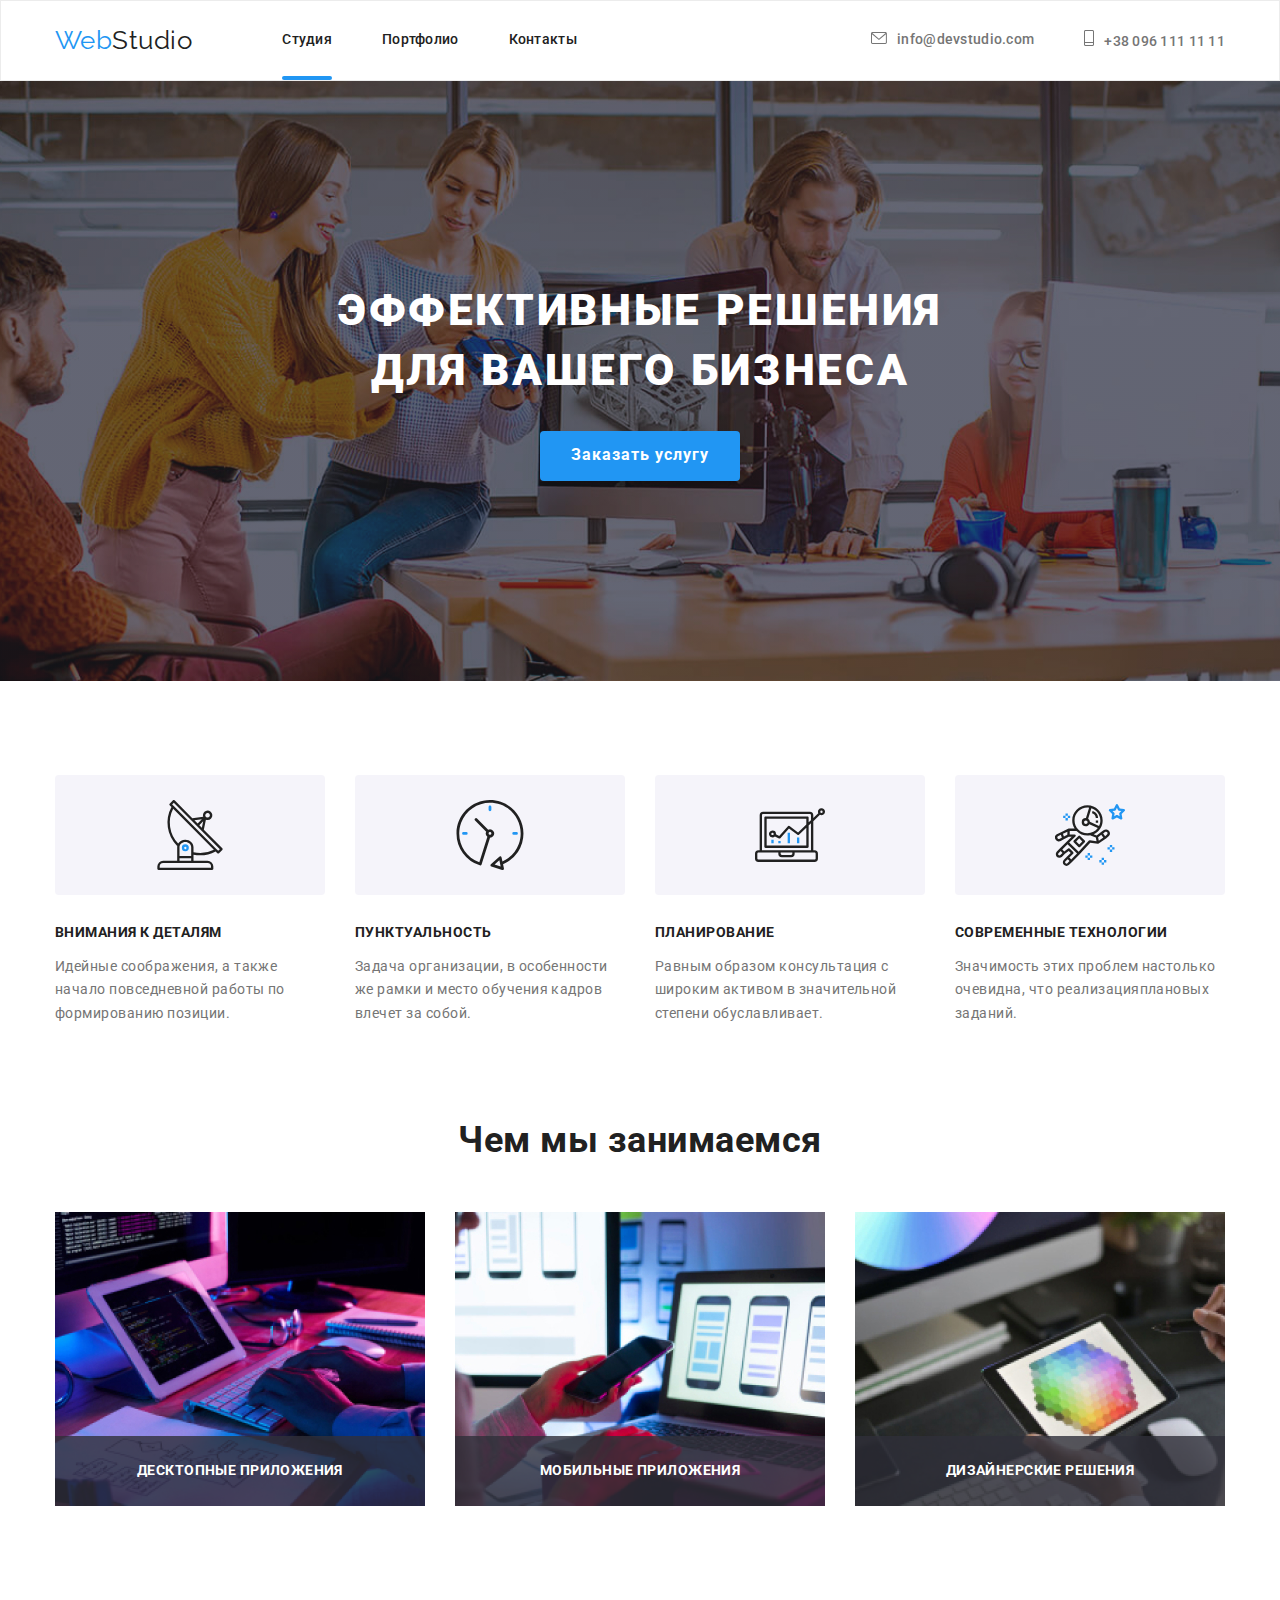
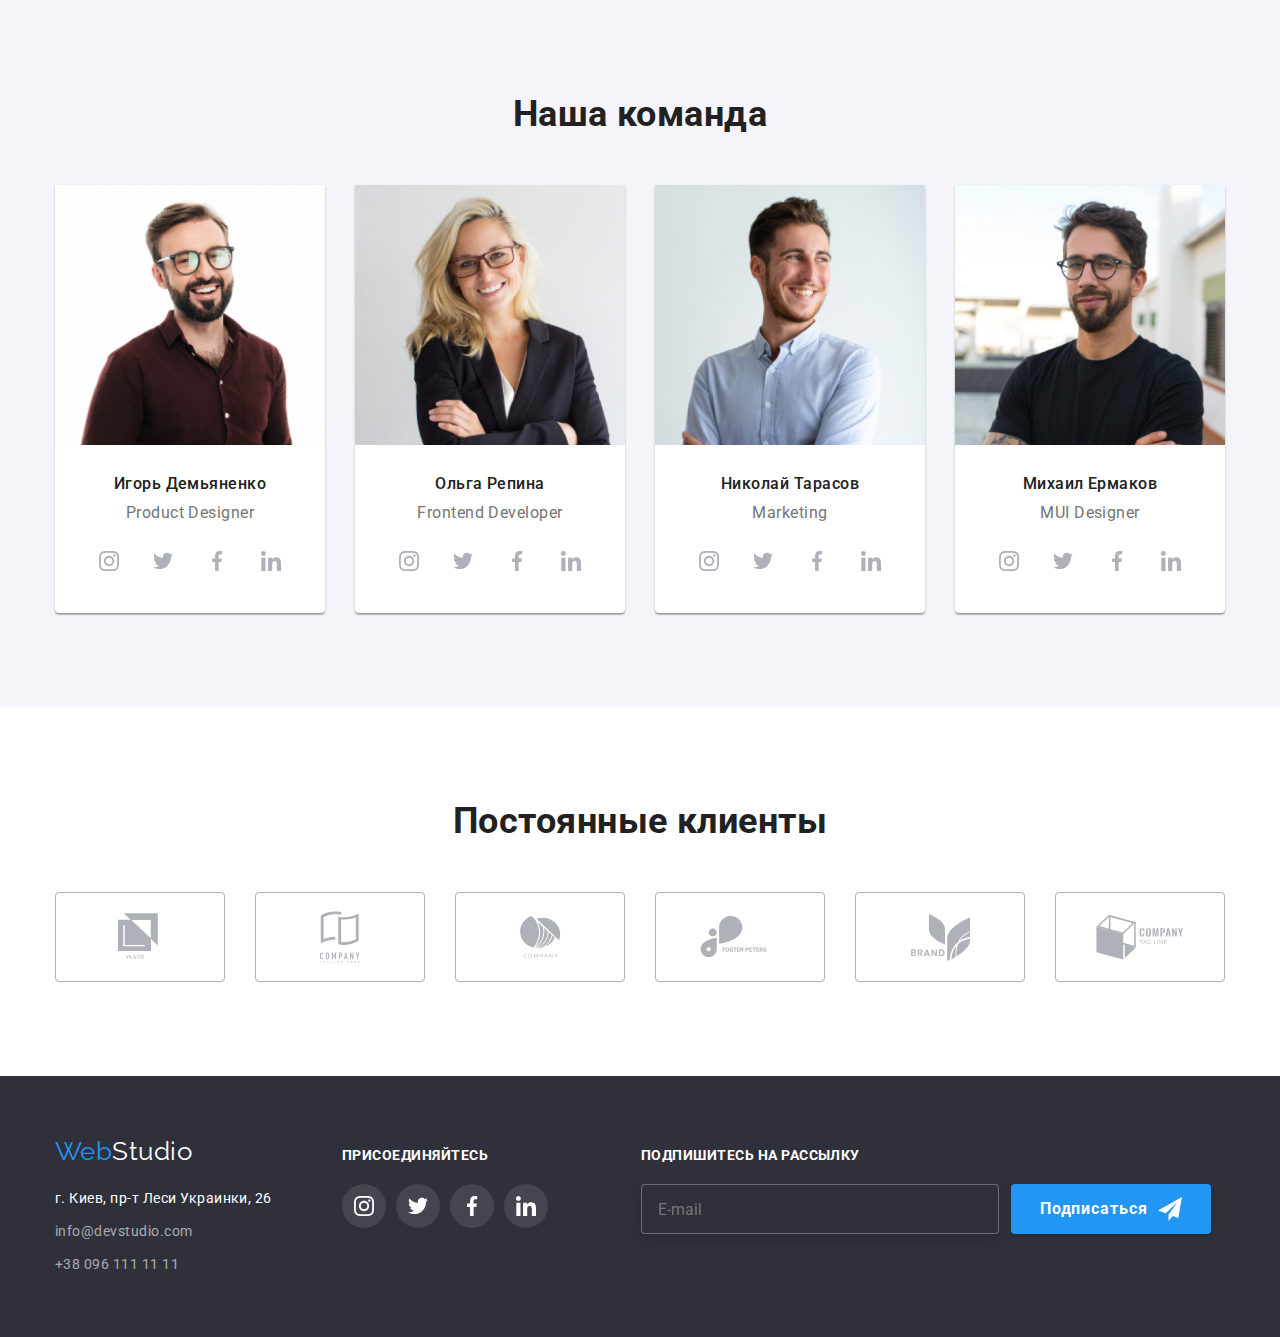
<file: index.html>
<!DOCTYPE html>
<html lang="ru">
  <head>
    <meta charset="UTF-8" />
    <meta name="viewport" content="width=device-width, initial-scale=1.0" />
    <title>Document</title>
    <link
      rel="stylesheet"
      href="https://cdnjs.cloudflare.com/ajax/libs/modern-normalize/0.7.0/modern-normalize.min.css"
    />
    <link
      href="https://fonts.googleapis.com/css2?family=Raleway:wght@700&family=Roboto:wght@400;500;700;900&display=swap"
      rel="stylesheet"
    />
    <link rel="stylesheet" href="./css/main.min.css" />
  </head>
  <body>
    <header class="page-header">
      <div class="container flexbox">
        <nav class="navigation">
          <a href="./index.html" class="logo">
            Web<span class="logo-header">Studio</span>
          </a>

          <ul class="site-nav list">
            <li class="menu-item">
              <a href="./index.html" class="link current">Студия</a>
            </li>
            <li class="menu-item">
              <a href="./portfolio.html" class="link">Портфолио</a>
            </li>
            <li class="menu-item"><a href="" class="link">Контакты</a></li>
          </ul>
        </nav>
        <address>
          <ul class="address list">
            <li>
              <a href="mailto:info@devstudio.com" class="link mail-link">
                <svg class="logo-mail">
                  <use href="./logo/symbol-defs.svg#icon-phone"></use></svg
                >info@devstudio.com
              </a>
            </li>
            <li>
              <a href="tel:+380961111111" class="link phono-link">
                <svg class="logo-phone">
                  <use href="./logo/symbol-defs.svg#icon-mail"></use></svg
                >+38 096 111 11 11
              </a>
            </li>
          </ul>
        </address>
      </div>
    </header>

    <main>
      <section class="hero overley">
        <div class="container">
          <h1 class="hero-title text-uppercase">
            Эффективные решения<br />
            для вашего бизнеса
          </h1>
          <button type="button" class="hero-button" data-modal-open>
            Заказать услугу
          </button>
        </div>
      </section>

      <section class="section">
        <div class="container">
          <h2 class="title-none">Наши преимущества</h2>
          <ul class="flexbox list">
            <li class="list-item icon-antenna">
              <h3 class="title text-uppercase">Внимания к деталям</h3>
              <p class="text">
                Идейные соображения, а также начало повседневной работы по
                формированию позиции.
              </p>
            </li>
            <li class="list-item icon-clock">
              <h3 class="title text-uppercase">Пунктуальность</h3>
              <p class="text">
                Задача организации, в особенности же рамки и место обучения
                кадров влечет за собой.
              </p>
            </li>
            <li class="list-item icon-diagram">
              <h3 class="title text-uppercase">Планирование</h3>
              <p class="text">
                Равным образом консультация с широким активом в значительной
                степени обуславливает.
              </p>
            </li>
            <li class="list-item icon-astronaut">
              <h3 class="title text-uppercase">Современные технологии</h3>
              <p class="text">
                Значимость этих проблем настолько очевидна, что
                реализацияплановых заданий.
              </p>
            </li>
          </ul>
        </div>
      </section>

      <section class="section-jobs">
        <div class="container">
          <h4 class="title-images">Чем мы занимаемся</h4>
          <ul class="flexbox list">
            <li>
              <div class="content-box overlay">
                <img src="./img/1.jpg" alt="" width="370" height="294" />
                <p class="overlay-text">Десктопные приложения</p>
              </div>
            </li>

            <li>
              <div class="content-box overlay">
                <img src="./img/2.jpg" alt="" width="370" height="294" />
                <p class="overlay-text">Мобильные приложения</p>
              </div>
            </li>
            <li>
              <div class="content-box overlay">
                <img src="./img/3.jpg" alt="" width="370" height="294" />
                <p class="overlay-text">Дизайнерские решения</p>
              </div>
            </li>
          </ul>
        </div>
      </section>

      <section class="section-command">
        <div class="container">
          <h5 class="title-images">Наша команда</h5>
          <ul class="flexbox list">
            <li class="grid-item">
              <img
                src="./img/demyanenko.jpg"
                width="270"
                height="260"
                alt="фото Игорь Демьяненко"
              />
              <h6 class="title-names">Игорь Демьяненко</h6>
              <p class="text-work">Product Designer</p>
              <ul class="list social-icon-list">
                <li class="social-icon-item">
                  <a class="social-icon-link" href="https://www.instagram.com/">
                    <svg class="social-icon">
                      <use href="./logo/symbol-defs.svg#icon-instagram"></use>
                    </svg>
                  </a>
                </li>
                <li class="social-icon-item">
                  <a class="social-icon-link" href="https://twitter.com/">
                    <svg class="social-icon">
                      <use href="./logo/symbol-defs.svg#icon-twitter"></use>
                    </svg>
                  </a>
                </li>
                <li class="social-icon-item">
                  <a class="social-icon-link" href="https://www.facebook.com/">
                    <svg class="social-icon">
                      <use href="./logo/symbol-defs.svg#icon-facebook"></use>
                    </svg>
                  </a>
                </li>
                <li class="social-icon-item">
                  <a class="social-icon-link" href="https://www.linkedin.com/">
                    <svg class="social-icon">
                      <use href="./logo/symbol-defs.svg#icon-linkedin"></use>
                    </svg>
                  </a>
                </li>
              </ul>
            </li>
            <li class="grid-item">
              <img
                src="./img/repina.jpg"
                width="270"
                height="260"
                alt="фото Ольга Репина"
              />
              <h6 class="title-names">Ольга Репина</h6>
              <p class="text-work">Frontend Developer</p>
              <ul class="list social-icon-list">
                <li class="social-icon-item">
                  <a class="social-icon-link" href="https://www.instagram.com/">
                    <svg class="social-icon">
                      <use href="./logo/symbol-defs.svg#icon-instagram"></use>
                    </svg>
                  </a>
                </li>
                <li class="social-icon-item">
                  <a class="social-icon-link" href="https://twitter.com/">
                    <svg class="social-icon">
                      <use href="./logo/symbol-defs.svg#icon-twitter"></use>
                    </svg>
                  </a>
                </li>
                <li class="social-icon-item">
                  <a class="social-icon-link" href="https://www.facebook.com/">
                    <svg class="social-icon">
                      <use href="./logo/symbol-defs.svg#icon-facebook"></use>
                    </svg>
                  </a>
                </li>
                <li class="social-icon-item">
                  <a class="social-icon-link" href="https://www.linkedin.com/">
                    <svg class="social-icon">
                      <use href="./logo/symbol-defs.svg#icon-linkedin"></use>
                    </svg>
                  </a>
                </li>
              </ul>
            </li>
            <li class="grid-item">
              <img
                src="./img/tarsov.jpg"
                width="270"
                height="260"
                alt="фото Николай Тарасов"
              />
              <h6 class="title-names">Николай Тарасов</h6>
              <p class="text-work">Marketing</p>
              <ul class="list social-icon-list">
                <li class="social-icon-item">
                  <a class="social-icon-link" href="https://www.instagram.com/">
                    <svg class="social-icon">
                      <use href="./logo/symbol-defs.svg#icon-instagram"></use>
                    </svg>
                  </a>
                </li>
                <li class="social-icon-item">
                  <a class="social-icon-link" href="https://twitter.com/">
                    <svg class="social-icon">
                      <use href="./logo/symbol-defs.svg#icon-twitter"></use>
                    </svg>
                  </a>
                </li>
                <li class="social-icon-item">
                  <a class="social-icon-link" href="https://www.facebook.com/">
                    <svg class="social-icon">
                      <use href="./logo/symbol-defs.svg#icon-facebook"></use>
                    </svg>
                  </a>
                </li>
                <li class="social-icon-item">
                  <a class="social-icon-link" href="https://www.linkedin.com/">
                    <svg class="social-icon">
                      <use href="./logo/symbol-defs.svg#icon-linkedin"></use>
                    </svg>
                  </a>
                </li>
              </ul>
            </li>
            <li class="grid-item">
              <img
                src="./img/ermakov.jpg"
                width="270"
                height="260"
                alt="фото Михаил Ермаков"
              />
              <h6 class="title-names">Михаил Ермаков</h6>
              <p class="text-work">MUI Designer</p>
              <ul class="list social-icon-list">
                <li class="social-icon-item">
                  <a class="social-icon-link" href="https://www.instagram.com/">
                    <svg class="social-icon">
                      <use href="./logo/symbol-defs.svg#icon-instagram"></use>
                    </svg>
                  </a>
                </li>
                <li class="social-icon-item">
                  <a class="social-icon-link" href="https://twitter.com/">
                    <svg class="social-icon">
                      <use href="./logo/symbol-defs.svg#icon-twitter"></use>
                    </svg>
                  </a>
                </li>
                <li class="social-icon-item">
                  <a class="social-icon-link" href="https://www.facebook.com/">
                    <svg class="social-icon">
                      <use href="./logo/symbol-defs.svg#icon-facebook"></use>
                    </svg>
                  </a>
                </li>
                <li class="social-icon-item">
                  <a class="social-icon-link" href="https://www.linkedin.com/">
                    <svg class="social-icon">
                      <use href="./logo/symbol-defs.svg#icon-linkedin"></use>
                    </svg>
                  </a>
                </li>
              </ul>
            </li>
          </ul>
        </div>
      </section>
      <section class="section-jobs">
        <div class="container">
          <h6 class="title-images">Постоянные клиенты</h6>
          <ul class="flexbox list">
            <li class="list-clients">
              <a class="clients-icon" href="">
                <svg class="icon-brand icon-yaco">
                  <use href="./logo/symbol-defs.svg#icon-logo1"></use>
                </svg>
              </a>
            </li>
            <li class="list-clients">
              <a class="clients-icon" href="">
                <svg class="icon-brand icon-company">
                  <use href="./logo/symbol-defs.svg#icon-logo2"></use>
                </svg>
              </a>
            </li>
            <li class="list-clients">
              <a class="clients-icon" href="">
                <svg class="icon-brand icon-company3">
                  <use href="./logo/symbol-defs.svg#icon-logo3"></use>
                </svg>
              </a>
            </li>
            <li class="list-clients">
              <a class="clients-icon" href="">
                <svg class="icon-brand icon-foster">
                  <use href="./logo/symbol-defs.svg#icon-logo4"></use>
                </svg>
              </a>
            </li>
            <li class="list-clients">
              <a class="clients-icon" href="">
                <svg class="icon-brand icon-company5">
                  <use href="./logo/symbol-defs.svg#icon-logo5"></use>
                </svg>
              </a>
            </li>
            <li class="list-clients">
              <a class="clients-icon" href="">
                <svg class="icon-brand icon-tag">
                  <use href="./logo/symbol-defs.svg#icon-logo6"></use>
                </svg>
              </a>
            </li>
          </ul>
        </div>
      </section>
    </main>

    <footer class="page-footer">
      <div class="container">
        <section>
          <div class="flexbox">
            <div class="footer-adress-social">
              <a href="./index.html" class="logo logo-web">
                Web<span class="logo-footer">Studio</span></a
              >

              <address class="footer-contact">
                <ul class="list">
                  <li class="footer-address location-address">
                    <span class="footer-location">
                      г. Киев, пр-т Леси Украинки, 26
                    </span>
                  </li>
                  <li class="footer-address mail-footer">
                    <a href="mailto:info@devstudio.com" class="footer-link"
                      >info@devstudio.com</a
                    >
                  </li>
                  <li class="footer-address">
                    <a href="tel:+380961111111" class="footer-link"
                      >+38 096 111 11 11</a
                    >
                  </li>
                </ul>
              </address>
            </div>
            <div class="follow">
              <h5 class="text-uppercase title-footer">присоединяйтесь</h5>
              <ul class="list social-list-footer">
                <li class="social-icon-item">
                  <a
                    class="social-icon-link social-icon-link-footer"
                    href="https://www.instagram.com/"
                  >
                    <svg class="social-icon social-icon-footer">
                      <use href="./logo/symbol-defs.svg#icon-instagram"></use>
                    </svg>
                  </a>
                </li>
                <li class="social-icon-item">
                  <a
                    class="social-icon-link social-icon-link-footer"
                    href="https://twitter.com/"
                  >
                    <svg class="social-icon social-icon-footer">
                      <use href="./logo/symbol-defs.svg#icon-twitter"></use>
                    </svg>
                  </a>
                </li>
                <li class="social-icon-item">
                  <a
                    class="social-icon-link social-icon-link-footer"
                    href="https://www.facebook.com/"
                  >
                    <svg class="social-icon social-icon-footer">
                      <use href="./logo/symbol-defs.svg#icon-facebook"></use>
                    </svg>
                  </a>
                </li>
                <li class="social-icon-item">
                  <a
                    class="social-icon-link social-icon-link-footer"
                    href="https://www.linkedin.com/"
                  >
                    <svg class="social-icon social-icon-footer">
                      <use href="./logo/symbol-defs.svg#icon-linkedin"></use>
                    </svg>
                  </a>
                </li>
              </ul>
            </div>
            <div class="subscribe">
              <h5 class="text-uppercase title-footer">
                Подпишитесь на рассылку
              </h5>
              <form class="subscribe-form">
                <div class="flexbox">
                  <label for="subscribe"></label>
                  <input
                    class="subscribe-field"
                    type="email"
                    name="subscribe"
                    id="subscribe"
                    placeholder="E-mail"
                  />
                  <button class="hero-button">Подписаться</button>
                </div>
              </form>
            </div>
          </div>
        </section>
      </div>
    </footer>

    <!-- modal -->

    <div class="backdrop is-hidden" data-modal>
      <div class="modal">
        <button class="btn-closed" data-modal-close>
          <svg class="close-icon">
            <use href="./logo/symbol-defs1.svg#icon-close"></use>
          </svg>
        </button>
        <h5 class="modal-header">Оставьте свои данные, мы вам перезвоним</h5>
        <form autocomplete="off">
          <div class="modal-blocks">
            <input
              class="form-input"
              type="text"
              name="name"
              id="name"
              placeholder=" "
            />
            <label class="form-label" for="name">Имя</label>
            <span class="modal-icon"
              ><svg class="person-icon">
                <use href="./logo/symbol-defs1.svg#icon-person"></use></svg
            ></span>
          </div>

          <div class="modal-blocks">
            <input
              class="form-input"
              type="tel"
              name="tel"
              id="tel"
              placeholder=" "
            />
            <label class="form-label" for="tel">Телефон</label>
            <span class="modal-icon"
              ><svg class="phone-icon">
                <use href="./logo/symbol-defs1.svg#icon-phone"></use></svg
            ></span>
          </div>

          <div class="modal-blocks">
            <input
              class="form-input"
              type="email"
              name="mail"
              id="mail"
              placeholder=" "
            />
            <label class="form-label" for="mail">Почта</label>
            <span class="modal-icon"
              ><svg class="email-icon">
                <use href="./logo/symbol-defs1.svg#icon-email"></use></svg
            ></span>
          </div>

          <div class="modal-blocks">
            <label class="form-label" for="comment">Комментарий</label>
            <textarea
              name="comment"
              class="comments"
              id="comment"
              placeholder="Введите текст"
            ></textarea>
          </div>

          <div class="agreement-text"></div>

          <div class="form-checked">
            <label class="agreement" for="agreement">
              <input
                class="checked-input"
                type="checkbox"
                name="agree"
                value="yes"
                id="agreement"
              />
              Соглашаюсь с рассылкой и
              <a href="" class="agreement-bold">принимаю Условия договора</a>
              <span class="checkbox-box"></span>
            </label>
          </div>
          <div class="agreement-text">
            <button type="submit" class="hero-button">Отправить</button>
          </div>
        </form>
      </div>
    </div>

    <script src="./js/modal.js"></script>
  </body>
</html>
</file>
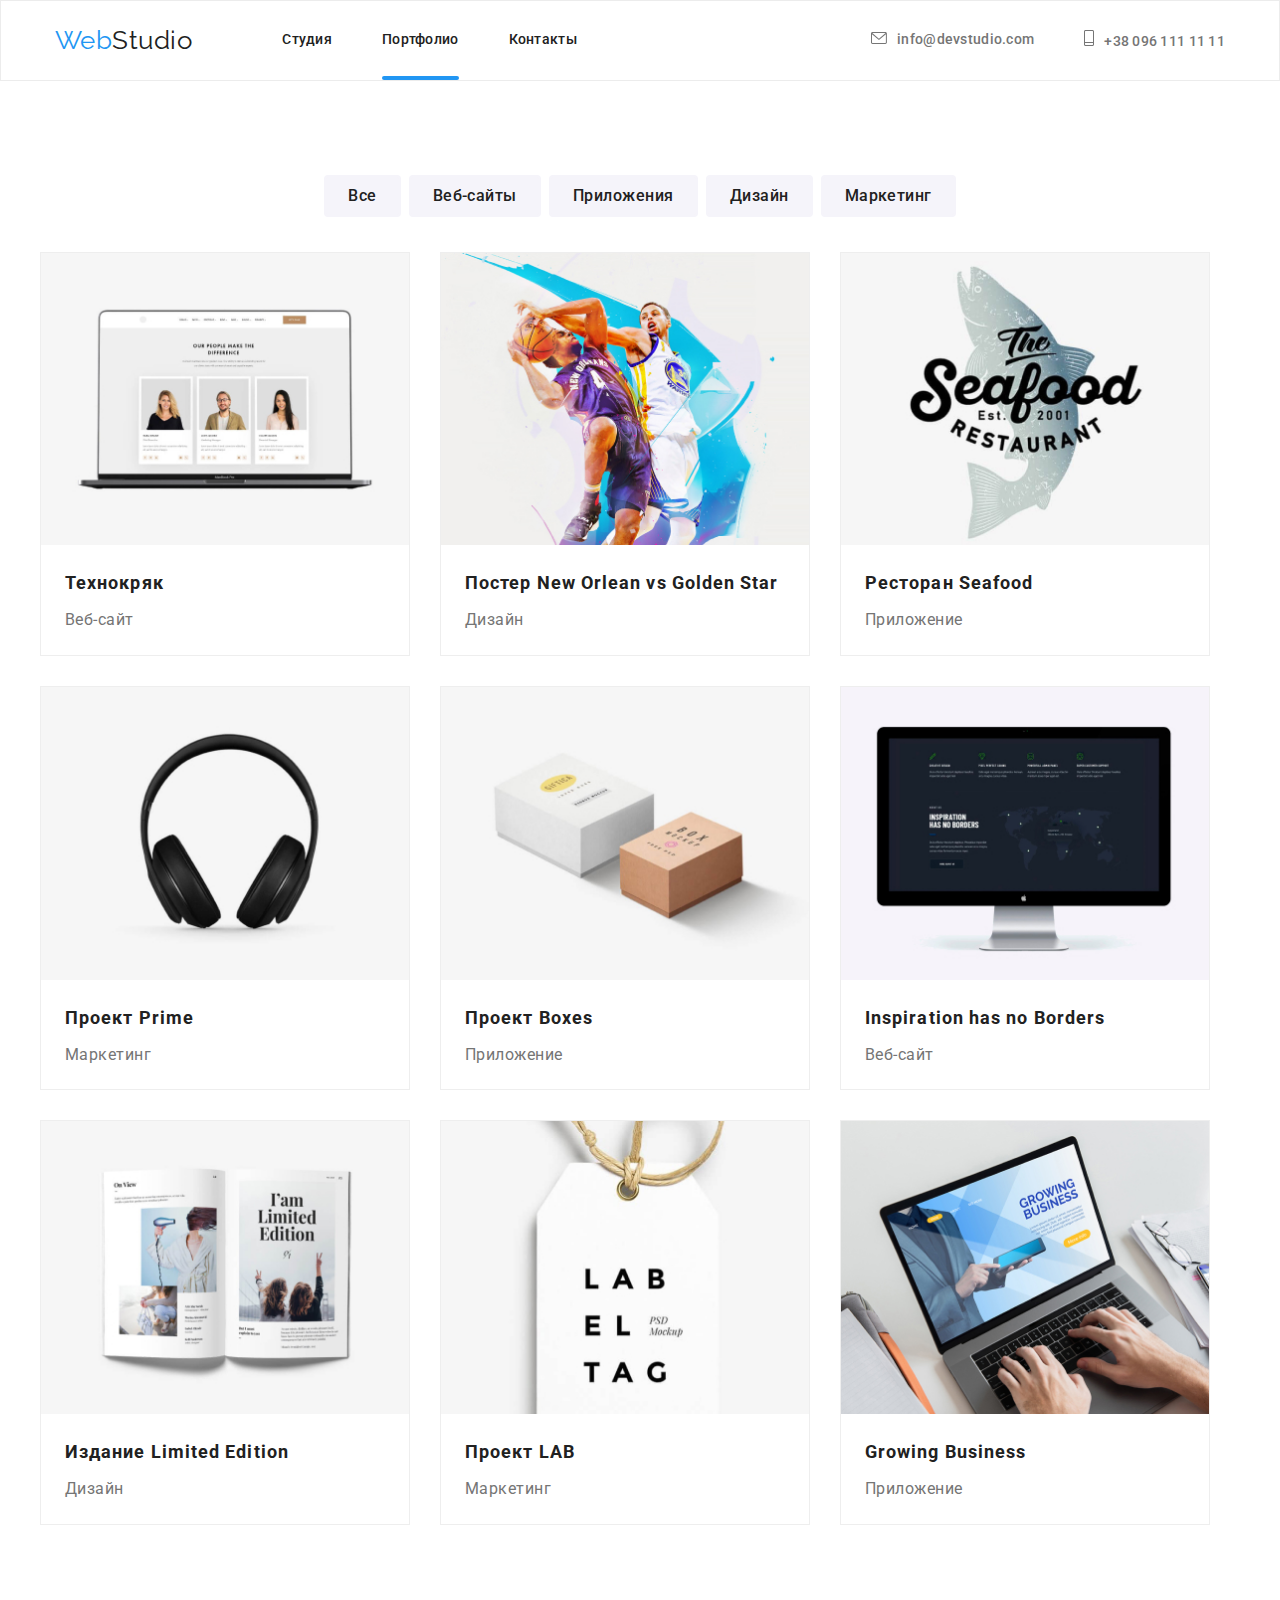
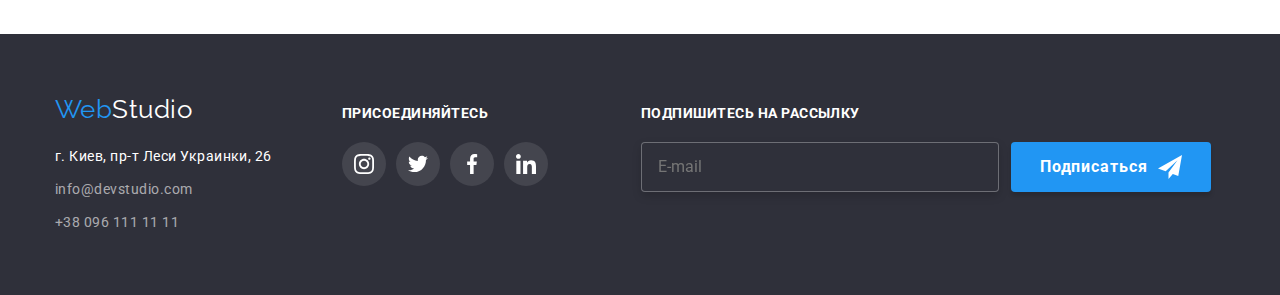
<file: portfolio.html>
<!DOCTYPE html>
<html lang="ru">
  <head>
    <meta charset="UTF-8" />
    <meta name="viewport" content="width=device-width, initial-scale=1.0" />
    <title>Document</title>
    <link
      rel="stylesheet"
      href="https://cdnjs.cloudflare.com/ajax/libs/modern-normalize/0.7.0/modern-normalize.min.css"
    />
    <link
      href="https://fonts.googleapis.com/css2?family=Raleway:wght@700&family=Roboto:wght@400;500;700;900&display=swap"
      rel="stylesheet"
    />
    <link rel="stylesheet" href="./css/main.min.css" />
  </head>
  <body>
    <header class="page-header">
      <div class="container flexbox">
        <nav class="navigation">
          <a href="./index.html" class="logo">
            Web<span class="logo-header">Studio</span>
          </a>

          <ul class="site-nav list">
            <li class="menu-item">
              <a href="./index.html" class="link">Студия</a>
            </li>
            <li class="menu-item">
              <a href="./portfolio.html" class="link current">Портфолио</a>
            </li>
            <li class="menu-item"><a href="" class="link">Контакты</a></li>
          </ul>
        </nav>
        <address>
          <ul class="address list">
            <li>
              <a href="mailto:info@devstudio.com" class="link mail-link">
                <svg class="logo-mail">
                  <use href="./logo/symbol-defs.svg#icon-phone"></use></svg
                >info@devstudio.com
              </a>
            </li>
            <li>
              <a href="tel:+380961111111" class="link phono-link">
                <svg class="logo-phone">
                  <use href="./logo/symbol-defs.svg#icon-mail"></use></svg
                >+38 096 111 11 11
              </a>
            </li>
          </ul>
        </address>
      </div>
    </header>
    <main class="main">
      <section class="section-jobs">
        <h1 class="title-none">Наши работы</h1>
        <nav>
          <ul class="flexbox-bt list">
            <li class="item">
              <button type="button" class="button-link">Все</button>
            </li>
            <li class="item">
              <button type="button" class="button-link">Веб-сайты</button>
            </li>
            <li class="item">
              <button type="button" class="button-link">Приложения</button>
            </li>
            <li class="item">
              <button type="button" class="button-link">Дизайн</button>
            </li>
            <li class="item">
              <button type="button" class="button-link">Маркетинг</button>
            </li>
          </ul>
        </nav>
        <div class="container">
          <ul class="flex-conteiner">
            <li class="list works-item">
              <div class="works-card">
                <img
                  src="./img/tehno.jpg"
                  width="370"
                  height="294"
                  alt="techkryak"
                />
              </div>
              <div class="works-action">
                <span
                  >Технокряк это современная площадка распространения
                  коронавируса. Компании используют эту платформу для цифрового
                  шпионажа и атак на защищённые сервера конкурентов.</span
                >
              </div>
              <h2>Технокряк</h2>
              <p class="text-title">Веб-сайт</p>
            </li>

            <li class="list works-item">
              <div class="works-card">
                <img
                  src="./img/neworleanvsgoldenstar.jpg"
                  width="370"
                  height="294"
                  alt="poster New Orlean vs Golden Star"
                />
              </div>
              <div class="works-action">
                <span
                  >Технокряк это современная площадка распространения
                  коронавируса. Компании используют эту платформу для цифрового
                  шпионажа и атак на защищённые сервера конкурентов.</span
                >
              </div>
              <h2>Постер New Orlean vs Golden Star</h2>
              <p class="text-title">Дизайн</p>
            </li>

            <li class="list works-item">
              <div class="works-card">
                <img
                  src="./img/seafood.jpg"
                  width="370"
                  height="294"
                  alt="restoran Seafood"
                />
              </div>
              <div class="works-action">
                <span
                  >Технокряк это современная площадка распространения
                  коронавируса. Компании используют эту платформу для цифрового
                  шпионажа и атак на защищённые сервера конкурентов.</span
                >
              </div>
              <h2>Ресторан Seafood</h2>
              <p class="text-title">Приложение</p>
            </li>

            <li class="list works-item">
              <div class="works-card">
                <img
                  src="./img/prime.jpg"
                  width="370"
                  height="294"
                  alt="proekt Prime"
                />
              </div>
              <div class="works-action">
                <span
                  >Технокряк это современная площадка распространения
                  коронавируса. Компании используют эту платформу для цифрового
                  шпионажа и атак на защищённые сервера конкурентов.</span
                >
              </div>
              <h2>Проект Prime</h2>
              <p class="text-title">Маркетинг</p>
            </li>

            <li class="list works-item">
              <div class="works-card">
                <img
                  src="./img/boxes.jpg"
                  width="370"
                  height="294"
                  alt="Проект Boxes"
                />
              </div>
              <div class="works-action">
                <span
                  >Технокряк это современная площадка распространения
                  коронавируса. Компании используют эту платформу для цифрового
                  шпионажа и атак на защищённые сервера конкурентов.</span
                >
              </div>
              <h2>Проект Boxes</h2>
              <p class="text-title">Приложение</p>
            </li>

            <li class="list works-item">
              <div class="works-card">
                <img
                  src="./img/inspirationhasnoborders.jpg"
                  width="370"
                  height="294"
                  alt="Inspiration has no Borders"
                />
              </div>
              <div class="works-action">
                <span
                  >Технокряк это современная площадка распространения
                  коронавируса. Компании используют эту платформу для цифрового
                  шпионажа и атак на защищённые сервера конкурентов.</span
                >
              </div>
              <h2>Inspiration has no Borders</h2>
              <p class="text-title">Веб-сайт</p>
            </li>

            <li class="list works-item">
              <div class="works-card">
                <img
                  src="./img/limitededition.jpg"
                  width="370"
                  height="294"
                  alt="Издание Limited Edition"
                />
              </div>
              <div class="works-action">
                <span
                  >Технокряк это современная площадка распространения
                  коронавируса. Компании используют эту платформу для цифрового
                  шпионажа и атак на защищённые сервера конкурентов.</span
                >
              </div>
              <h2>Издание Limited Edition</h2>
              <p class="text-title">Дизайн</p>
            </li>

            <li class="list works-item">
              <div class="works-card">
                <img
                  src="./img/lab.jpg"
                  width="370"
                  height="294"
                  alt="proekt LAB"
                />
              </div>
              <div class="works-action">
                <span
                  >Технокряк это современная площадка распространения
                  коронавируса. Компании используют эту платформу для цифрового
                  шпионажа и атак на защищённые сервера конкурентов.</span
                >
              </div>
              <h2>Проект LAB</h2>
              <p class="text-title">Маркетинг</p>
            </li>

            <li class="list works-item">
              <div class="works-card">
                <img
                  src="./img/growingbusiness.jpg"
                  width="370"
                  height="294"
                  alt="Growing Business"
                />
              </div>

              <div class="works-action">
                <span
                  >Технокряк это современная площадка распространения
                  коронавируса. Компании используют эту платформу для цифрового
                  шпионажа и атак на защищённые сервера конкурентов.</span
                >
              </div>
              <h2>Growing Business</h2>
              <p class="text-title">Приложение</p>
            </li>
          </ul>
        </div>
      </section>
    </main>

    <footer class="page-footer">
      <div class="container">
        <section>
          <div class="flexbox">
            <div class="footer-adress-social">
              <a href="./index.html" class="logo logo-web">
                Web<span class="logo-footer">Studio</span></a
              >

              <address class="footer-contact">
                <ul class="list">
                  <li class="footer-address location-address">
                    <span class="footer-location">
                      г. Киев, пр-т Леси Украинки, 26
                    </span>
                  </li>
                  <li class="footer-address mail-footer">
                    <a href="mailto:info@devstudio.com" class="footer-link"
                      >info@devstudio.com</a
                    >
                  </li>
                  <li class="footer-address">
                    <a href="tel:+380961111111" class="footer-link"
                      >+38 096 111 11 11</a
                    >
                  </li>
                </ul>
              </address>
            </div>
            <div class="follow">
              <h5 class="text-uppercase title-footer">присоединяйтесь</h5>
              <ul class="list social-list-footer">
                <li class="social-icon-item">
                  <a
                    class="social-icon-link social-icon-link-footer"
                    href="https://www.instagram.com/"
                  >
                    <svg class="social-icon social-icon-footer">
                      <use href="./logo/symbol-defs.svg#icon-instagram"></use>
                    </svg>
                  </a>
                </li>
                <li class="social-icon-item">
                  <a
                    class="social-icon-link social-icon-link-footer"
                    href="https://twitter.com/"
                  >
                    <svg class="social-icon social-icon-footer">
                      <use href="./logo/symbol-defs.svg#icon-twitter"></use>
                    </svg>
                  </a>
                </li>
                <li class="social-icon-item">
                  <a
                    class="social-icon-link social-icon-link-footer"
                    href="https://www.facebook.com/"
                  >
                    <svg class="social-icon social-icon-footer">
                      <use href="./logo/symbol-defs.svg#icon-facebook"></use>
                    </svg>
                  </a>
                </li>
                <li class="social-icon-item">
                  <a
                    class="social-icon-link social-icon-link-footer"
                    href="https://www.linkedin.com/"
                  >
                    <svg class="social-icon social-icon-footer">
                      <use href="./logo/symbol-defs.svg#icon-linkedin"></use>
                    </svg>
                  </a>
                </li>
              </ul>
            </div>
            <div class="subscribe">
              <h5 class="text-uppercase title-footer">
                Подпишитесь на рассылку
              </h5>
              <form class="subscribe-form">
                <div class="flexbox">
                  <label for="subscribe"></label>
                  <input
                    class="subscribe-field"
                    type="email"
                    name="subscribe"
                    id="subscribe"
                    placeholder="E-mail"
                  />
                  <button class="hero-button">Подписаться</button>
                </div>
              </form>
            </div>
          </div>
        </section>
      </div>
    </footer>
  </body>
</html>
</file>
<file: css/main.min.css>
body{color:#757575;font-family:Roboto, sans-serif;letter-spacing:0.03em}.link{-webkit-transition:250ms cubic-bezier(0.4, 0, 0.2, 1);transition:250ms cubic-bezier(0.4, 0, 0.2, 1)}a{text-decoration:none}.container{width:1200px;padding-left:15px;padding-right:15px;margin-right:auto;margin-left:auto}.list{list-style:none;margin:0;padding:0}.main{color:#e5e5e5}h2{font-size:18px;line-height:2;letter-spacing:0.06em;color:#212121;margin-top:20px;margin-bottom:4px;margin-left:24px}.text-title{font-weight:400;font-size:16px;line-height:1.87;color:#757575;margin-top:0;margin-bottom:20px;margin-left:24px}.logo{color:#2196f3;font-family:Raleway, sans-serif;font-size:26px;line-height:1.19}.logo-header{color:#212121;font-family:Raleway, sans-serif;font-size:26px;line-height:1.19;margin-right:90px}.btn-closed{display:-webkit-inline-box;display:-ms-inline-flexbox;display:inline-flex;position:absolute;background-color:#fff;width:30px;height:30px;right:8px;top:8px;border:1px solid rgba(0,0,0,0.1);border-radius:50%}.btn-closed:hover .close-icon{fill:#2196f3}.close-icon{fill:currentColor;width:11px;height:11px;position:absolute;-webkit-transform:translate(-50%, -50%);transform:translate(-50%, -50%);top:50%;left:50%}.hero-button{display:-webkit-inline-box;display:-ms-inline-flexbox;display:inline-flex;-webkit-box-pack:center;-ms-flex-pack:center;justify-content:center;-webkit-box-align:center;-ms-flex-align:center;align-items:center;-webkit-box-sizing:border-box;box-sizing:border-box;color:#fff;background-color:#2196f3;border-style:none;cursor:pointer;font-weight:700;font-size:16px;letter-spacing:0.06em;text-align:center;width:200px;height:50px;-webkit-box-shadow:0px 4px 4px rgba(0,0,0,0.15);box-shadow:0px 4px 4px rgba(0,0,0,0.15);border-radius:4px;-webkit-transition:background-color 250ms cubic-bezier(0.4, 0, 0.2, 1);transition:background-color 250ms cubic-bezier(0.4, 0, 0.2, 1)}.button-link{font-family:Roboto;font-weight:500;font-size:16px;line-height:1.62;color:#212121;background-color:#f5f4fa;border-color:#f5f4fa;cursor:pointer;border-radius:4px;border-style:solid;letter-spacing:0.03em;padding:6px 22px;-webkit-transition:250ms cubic-bezier(0.4, 0, 0.2, 1);transition:250ms cubic-bezier(0.4, 0, 0.2, 1)}.button-link:hover,.button-link:focus{color:#fff;background:#2196f3;border-color:#2196f3;-webkit-box-shadow:0px 3px 1px rgba(0,0,0,0.1),0px 1px 2px rgba(0,0,0,0.08),0px 2px 2px rgba(0,0,0,0.12);box-shadow:0px 3px 1px rgba(0,0,0,0.1),0px 1px 2px rgba(0,0,0,0.08),0px 2px 2px rgba(0,0,0,0.12);border-radius:4px;outline:none}.flexbox-bt{display:-webkit-box;display:-ms-flexbox;display:flex;-webkit-box-pack:center;-ms-flex-pack:center;justify-content:center;margin-bottom:50px}.site-nav{font-weight:500;font-size:14px;line-height:1.14;letter-spacing:0.02em;display:-webkit-box;display:-ms-flexbox;display:flex}.menu-item:not(:last-child){margin-right:50px}.site-nav .link{color:#212121}.site-nav .link:hover,.site-nav .link:focus{color:#2196f3}.social-icon-list{display:-webkit-box;display:-ms-flexbox;display:flex;-webkit-box-pack:center;-ms-flex-pack:center;justify-content:center}.social-icon-link{display:-webkit-box;display:-ms-flexbox;display:flex;-webkit-box-pack:center;-ms-flex-pack:center;justify-content:center;-webkit-box-align:center;-ms-flex-align:center;align-items:center;width:44px;height:44px;border-radius:50%;background-color:#fff;margin-bottom:30px;-webkit-transition:250ms cubic-bezier(0.4, 0, 0.2, 1);transition:250ms cubic-bezier(0.4, 0, 0.2, 1)}.social-icon-link:hover .social-icon,.social-icon-link:focus .social-icon{fill:#fff}.social-icon-link:hover,.social-icon-link:focus{background-color:#2196f3}.social-icon-item:not(:last-child){margin-right:10px}.social-icon{width:20px;height:20px;fill:#afb1b8}.form-label{font-style:normal;font-weight:400;font-size:12px;line-height:14px;letter-spacing:0.01em;color:var(--primarily-text-color);position:absolute;top:-16px;left:0}.form-input{border:1px solid rgba(33,33,33,0.2);-webkit-box-sizing:border-box;box-sizing:border-box;border-radius:4px;width:448px;height:40px;padding-left:42px}.form-input:focus{border:solid 1px #2196f3;border-radius:4px;outline:none;-webkit-transition:250ms cubic-bezier(0.4, 0, 0.2, 1);transition:250ms cubic-bezier(0.4, 0, 0.2, 1)}textarea{resize:none;width:448px;height:120px;border:1px solid rgba(33,33,33,0.2);-webkit-box-sizing:border-box;box-sizing:border-box;border-radius:4px}textarea:focus{border:solid 1px #2196f3;border-radius:4px;outline:none;-webkit-transition:250ms cubic-bezier(0.4, 0, 0.2, 1);transition:250ms cubic-bezier(0.4, 0, 0.2, 1)}.form-checked{text-align:center}.checkbox-box{position:absolute;width:16px;height:15px;border:2px solid #212121;left:0;top:1px;border-radius:2px}.checked-input:checked ~ .checkbox-box{border-color:#2196f3;background-image:url(../logo/iconcheck.svg);background-color:#2196f3;background-origin:border-box;background-size:contain}.checked-input{position:absolute;width:1px;height:1px;margin:-1px;border:0;padding:0;clip:rect 0 0 0 0;overflow:hidden}.address .link{color:#757575;font-style:normal;font-weight:500;font-size:14px;line-height:1.14;letter-spacing:0.02em}.address .link:hover{color:#2196f3}.address{display:-webkit-box;display:-ms-flexbox;display:flex}.logo-phone{width:10px;height:16px;margin-right:10px;fill:#757575}.mail-link:hover svg{fill:#2196f3}.phono-link:hover svg{fill:#2196f3}.logo-mail{width:16px;height:12px;margin-right:10px;fill:#757575}.backdrop.is-hidden{opacity:0;pointer-events:none}.backdrop{position:fixed;top:0;left:0;width:100%;height:100%;background:rgba(0,0,0,0.2);opacity:1;-webkit-transition:opacity 1000ms cubic-bezier(0.4, 0, 0.2, 1);transition:opacity 1000ms cubic-bezier(0.4, 0, 0.2, 1)}.modal{position:absolute;top:50%;left:50%;min-height:581px;min-width:528px;padding:15px;background:#ffffff;-webkit-box-shadow:0px 1px 3px rgba(0,0,0,0.12),0px 1px 1px rgba(0,0,0,0.14),0px 2px 1px rgba(0,0,0,0.2);box-shadow:0px 1px 3px rgba(0,0,0,0.12),0px 1px 1px rgba(0,0,0,0.14),0px 2px 1px rgba(0,0,0,0.2);border-radius:4px;opacity:1;-webkit-transform:translate(-50%, -50%) scale(1);transform:translate(-50%, -50%) scale(1);-webkit-transition:opacity 250ms cubic-bezier(0.4, 0, 0.2, 1) 0s,-webkit-transform 250ms cubic-bezier(0.4, 0, 0.2, 1) 0s;transition:opacity 250ms cubic-bezier(0.4, 0, 0.2, 1) 0s,-webkit-transform 250ms cubic-bezier(0.4, 0, 0.2, 1) 0s;transition:opacity 250ms cubic-bezier(0.4, 0, 0.2, 1) 0s,transform 250ms cubic-bezier(0.4, 0, 0.2, 1) 0s;transition:opacity 250ms cubic-bezier(0.4, 0, 0.2, 1) 0s,transform 250ms cubic-bezier(0.4, 0, 0.2, 1) 0s,-webkit-transform 250ms cubic-bezier(0.4, 0, 0.2, 1) 0s;padding:40px}.modal-header{font-style:normal;font-weight:700;font-size:20px;line-height:23px;text-align:center;letter-spacing:0.03em;text-transform:none;color:#212121;margin-top:0;margin-bottom:30px}.modal-blocks{margin-bottom:30px;position:relative}.modal-icon{fill:#212121;position:absolute;left:12px;top:30%;display:inline-block;height:100%}.person-icon{width:12px;height:12px}.phone-icon{width:13px;height:13px}.email-icon{width:15px;height:12px}.modal-blocks:focus-within>.modal-icon{fill:#2196f3;-webkit-transition:250ms cubic-bezier(0.4, 0, 0.2, 1);transition:250ms cubic-bezier(0.4, 0, 0.2, 1)}.comments::-webkit-input-placeholder{font-style:normal;font-weight:400;font-size:14px;line-height:1.14em;letter-spacing:0.01em;padding:12px 16px;color:rgba(117,117,117,0.5)}.comments:-ms-input-placeholder{font-style:normal;font-weight:400;font-size:14px;line-height:1.14em;letter-spacing:0.01em;padding:12px 16px;color:rgba(117,117,117,0.5)}.comments::-ms-input-placeholder{font-style:normal;font-weight:400;font-size:14px;line-height:1.14em;letter-spacing:0.01em;padding:12px 16px;color:rgba(117,117,117,0.5)}.comments::placeholder{font-style:normal;font-weight:400;font-size:14px;line-height:1.14em;letter-spacing:0.01em;padding:12px 16px;color:rgba(117,117,117,0.5)}.agreement-text{font-style:normal;font-weight:500;font-size:14px;line-height:1.7em;letter-spacing:0.03em;color:#757575;text-align:center}.agreement{font-style:normal;font-weight:400;font-size:14px;line-height:1.7em;letter-spacing:0.03em;color:#757575;position:relative;padding-left:25px}.agreement-bold{font-style:normal;font-weight:400;font-size:14px;line-height:1.7em;letter-spacing:0.03em;-webkit-text-decoration-line:underline;text-decoration-line:underline;color:#2196f3}.agreement-text .hero-button{margin-top:30px}.page-header{padding-top:24px;padding-bottom:24px;background:#ffffff;border:1px solid #ececec}.page-header .flexbox{-webkit-box-pack:end;-ms-flex-pack:end;justify-content:flex-end;-webkit-box-align:center;-ms-flex-align:center;align-items:center}.page-header .mail-link{margin-right:50px}.flexbox{display:-webkit-box;display:-ms-flexbox;display:flex}.navigation{display:-webkit-box;display:-ms-flexbox;display:flex;-webkit-box-align:center;-ms-flex-align:center;align-items:center;margin-right:auto}.current{color:#2196f3;position:relative;display:block}.current::after{bottom:-32px;left:0;content:"";width:100%;height:4px;background:#2196f3;border-radius:2px;position:absolute}.section{padding-top:94px;color:#e5e5e5}.section-jobs{padding-top:94px;padding-bottom:94px;color:#e5e5e5}.hero{padding-top:200px;padding-bottom:200px;background:#2f303a;text-align:center}.hero-title{margin-top:0;margin-bottom:30px;color:#fff;font-weight:900;font-size:44px;line-height:1.36;letter-spacing:0.06em}.overley{max-width:1600px;margin-left:auto;margin-right:auto;background-image:-webkit-gradient(linear, left top, right top, from(rgba(47,48,58,0.4)), to(rgba(47,48,58,0.4))),url(../img/1Img.jpg);background-image:linear-gradient(to right, rgba(47,48,58,0.4), rgba(47,48,58,0.4)),url(../img/1Img.jpg);background-repeat:no-repeat;background-position:center;background-size:cover}.text-uppercase{text-transform:uppercase}.section-command{padding-top:94px;padding-bottom:94px;background:#f5f4fa}.title-names{margin-top:30px;margin-bottom:10px;color:#212121;font-weight:500;font-size:16px;line-height:1.18;text-align:center}.text-work{margin-top:0;margin-bottom:16px;font-weight:400;font-size:16px;line-height:1.18;text-align:center}.grid-item{background:#ffffff;-webkit-box-shadow:0px 1px 3px rgba(0,0,0,0.12),0px 1px 1px rgba(0,0,0,0.14),0px 2px 1px rgba(0,0,0,0.2);box-shadow:0px 1px 3px rgba(0,0,0,0.12),0px 1px 1px rgba(0,0,0,0.14),0px 2px 1px rgba(0,0,0,0.2);border-radius:0px 0px 4px 4px;width:270px;margin-right:30px}.grid-item:nth-child(4n){margin-right:0}.page-footer{padding-top:60px;padding-bottom:60px;background:#2f303a}.logo-footer{color:#fff;font-family:Raleway, sans-serif;font-size:26px;line-height:1.19}.footer-location{color:#fff}.location-address{margin-top:20px}.footer-address{font-style:normal;font-weight:400;font-size:14px;line-height:1.71}.mail-footer{margin-top:9px;margin-bottom:9px}.footer-link{color:rgba(255,255,255,0.6)}.title-footer{color:#fff;margin-top:0;margin-bottom:0;font-size:14px;line-height:1.14}.social-list-footer{display:-webkit-box;display:-ms-flexbox;display:flex}.social-icon-link-footer{background-color:rgba(255,255,255,0.1);margin-top:20px}.social-icon-footer{fill:#fff}.follow{margin-top:12px;margin-left:70px}.subscribe{margin-top:12px;margin-left:93px}.subscribe-field{border:1px solid rgba(255,255,255,0.3);-webkit-box-sizing:border-box;box-sizing:border-box;-webkit-filter:drop-shadow(0px 4px 4px rgba(0,0,0,0.15));filter:drop-shadow(0px 4px 4px rgba(0,0,0,0.15));border-radius:4px;width:358px;height:50px;margin-top:20px;background:#2f303a;padding-left:16px;margin-right:12px;color:var(--primary-white-color)}.subscribe-form .hero-button{margin-top:20px}.subscribe-form .hero-button::after{display:inline-block;background-image:url(../logo/send.svg);-webkit-box-align:center;-ms-flex-align:center;align-items:center;width:24px;height:24px;content:"";margin-left:10px}.overlay{position:relative}.overlay-text{width:100%;background:rgba(47,48,58,0.8);height:70px;position:absolute;padding-top:27px;left:0;bottom:0;margin:0px;font-style:normal;font-weight:700;font-size:14px;line-height:1.1em;text-align:center;letter-spacing:0.03em;text-transform:uppercase;color:#fff}.title-none{display:none}.title-images{margin-top:0;margin-bottom:50px;color:#212121;font-size:36px;line-height:1.15;text-align:center}.content-box{width:370px;height:294px;margin-right:30px}.content-box:nth-child(3n){margin-right:0}.text{margin-bottom:0;font-weight:400;font-size:14px;line-height:1.71;color:#757575}.title{margin-bottom:10px;color:#212121;font-size:14px;line-height:1.14}.list-item:nth-child(4n){margin-right:0}.list-item{width:270px;margin-top:0px;margin-right:30px}.list-item::before{display:block;content:"";height:120px;margin-bottom:30px;background-size:70px;background-repeat:no-repeat;background-position:center;background-color:#f5f4fa;border-radius:4px}.icon-antenna::before{background-image:url(../logo/antenna.svg)}.icon-clock::before{background-image:url(../logo/clock.svg)}.icon-diagram::before{background-image:url(../logo/diagram.svg)}.icon-astronaut::before{background-image:url(../logo/astronaut.svg)}.clients-icon{display:-webkit-box;display:-ms-flexbox;display:flex;-webkit-box-pack:center;-ms-flex-pack:center;justify-content:center;-webkit-box-align:center;-ms-flex-align:center;align-items:center;width:170px;height:90px;border:1px solid #afb1b8;fill:#afb1b8;border-radius:4px;-webkit-transition:250ms cubic-bezier(0.4, 0, 0.2, 1);transition:250ms cubic-bezier(0.4, 0, 0.2, 1)}.clients-icon:hover{border:1px solid #2196f3}.icon-brand{fill:#afb1b8}.clients-icon:hover .icon-brand{fill:#2196f3}.icon-yaco{width:44px;height:49px}.icon-company{width:40px;height:52px}.icon-company3{width:41px;height:42px}.icon-foster{width:80px;height:42px}.icon-company5{width:59px;height:47px}.icon-tag{width:88px;height:45px}.list-clients{margin-right:30px}.list-clients:nth-child(6n){margin-right:0}.item{margin-right:8px}.item:nth-child(5n){margin-right:0}.works-card{position:relative;overflow:hidden}.works-card:hover::before{opacity:1}.works-card::before{display:inline-block;content:"";position:absolute;top:0;left:0;width:100%;height:100%;background:rgba(33,150,243,0.9);opacity:0;-webkit-transform:translateY(100%);transform:translateY(100%);-webkit-transition:-webkit-transform 250ms cubic-bezier(0.4, 0, 0.2, 1);transition:-webkit-transform 250ms cubic-bezier(0.4, 0, 0.2, 1);transition:transform 250ms cubic-bezier(0.4, 0, 0.2, 1);transition:transform 250ms cubic-bezier(0.4, 0, 0.2, 1),-webkit-transform 250ms cubic-bezier(0.4, 0, 0.2, 1)}.works-action{opacity:0;font-style:normal;font-weight:normal;color:#fff;font-size:18px;line-height:1.5em;letter-spacing:0.03em;position:absolute;display:block;right:0;top:0;padding:63px 24px;-webkit-transform:translateY(100%);transform:translateY(100%);-webkit-transition:-webkit-transform 250ms cubic-bezier(0.4, 0, 0.2, 1);transition:-webkit-transform 250ms cubic-bezier(0.4, 0, 0.2, 1);transition:transform 250ms cubic-bezier(0.4, 0, 0.2, 1);transition:transform 250ms cubic-bezier(0.4, 0, 0.2, 1),-webkit-transform 250ms cubic-bezier(0.4, 0, 0.2, 1)}img{display:block;max-width:100%;height:auto}.flex-conteiner{display:-webkit-box;display:-ms-flexbox;display:flex;-ms-flex-wrap:wrap;flex-wrap:wrap;padding-left:0;margin:-15px}.works-item{width:370px;margin-right:30px;margin-bottom:30px;background:#ffffff;border:1px solid #eeeeee;position:relative;overflow:hidden}.works-item:hover{-webkit-box-shadow:0px 1px 1px rgba(0,0,0,0.12),0px 4px 4px rgba(0,0,0,0.06),1px 4px 6px rgba(0,0,0,0.16);box-shadow:0px 1px 1px rgba(0,0,0,0.12),0px 4px 4px rgba(0,0,0,0.06),1px 4px 6px rgba(0,0,0,0.16)}.works-item:nth-child(3n){margin-right:0}.works-item:hover .card-description{-webkit-transform:translateY(0);transform:translateY(0)}.works-item:hover .works-action,.works-item:hover .works-card::before{opacity:1;-webkit-transform:translateY(0);transform:translateY(0)}
/*# sourceMappingURL=main.min.css.map */
</file>
